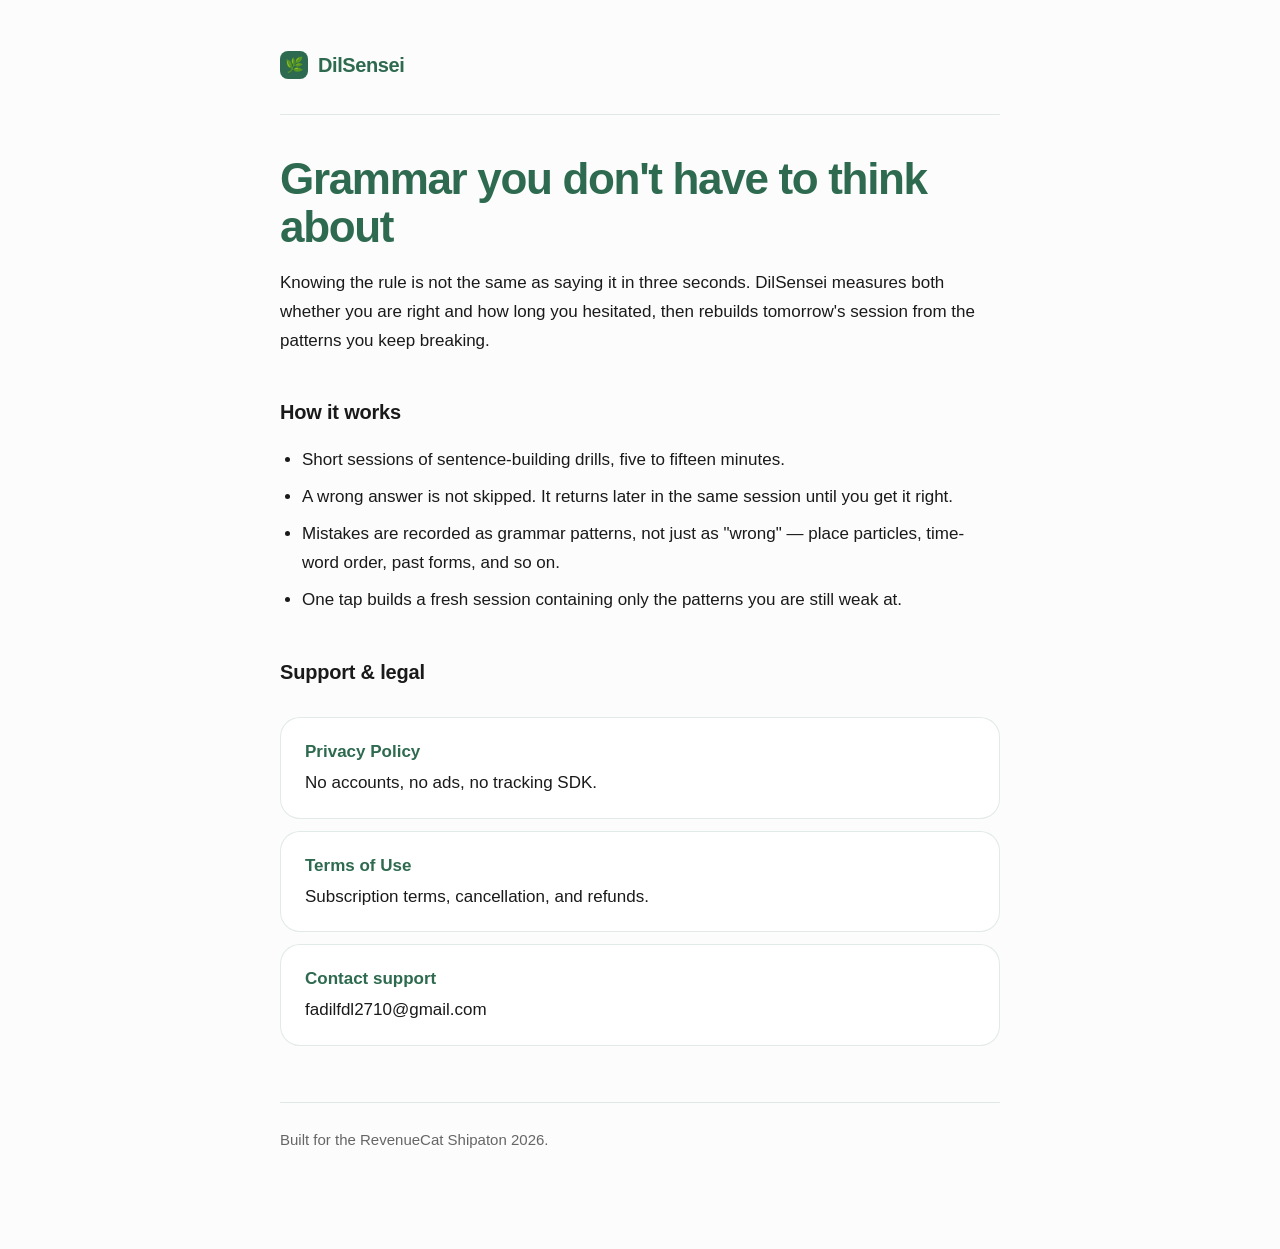
<file: docs/index.html>
<!DOCTYPE html>
<html lang="en">
  <head>
    <meta charset="utf-8" />
    <meta name="viewport" content="width=device-width, initial-scale=1" />
    <title>DilSensei — Japanese grammar reflex drills</title>
    <meta
      name="description"
      content="DilSensei turns the grammar patterns you keep getting wrong into tomorrow's practice session."
    />
    <link rel="stylesheet" href="style.css" />
  </head>
  <body>
    <div class="wrap">
      <header>
        <a class="brand" href="index.html">
          <span class="leaf" aria-hidden="true">&#127807;</span> DilSensei
        </a>
      </header>

      <main>
        <h1>Grammar you don't have to think about</h1>
        <p>
          Knowing the rule is not the same as saying it in three seconds.
          DilSensei measures both whether you are right and how long you
          hesitated, then rebuilds tomorrow's session from the patterns you keep
          breaking.
        </p>

        <h2>How it works</h2>
        <ul>
          <li>
            Short sessions of sentence-building drills, five to fifteen minutes.
          </li>
          <li>
            A wrong answer is not skipped. It returns later in the same session
            until you get it right.
          </li>
          <li>
            Mistakes are recorded as grammar patterns, not just as "wrong" —
            place particles, time-word order, past forms, and so on.
          </li>
          <li>
            One tap builds a fresh session containing only the patterns you are
            still weak at.
          </li>
        </ul>

        <h2>Support &amp; legal</h2>
        <div class="card-grid">
          <a class="card" href="privacy.html">
            <strong>Privacy Policy</strong>
            No accounts, no ads, no tracking SDK.
          </a>
          <a class="card" href="terms.html">
            <strong>Terms of Use</strong>
            Subscription terms, cancellation, and refunds.
          </a>
          <a class="card" href="mailto:fadilfdl2710@gmail.com">
            <strong>Contact support</strong>
            fadilfdl2710@gmail.com
          </a>
        </div>
      </main>

      <footer>
        <span>Built for the RevenueCat Shipaton 2026.</span>
      </footer>
    </div>
  </body>
</html>
</file>
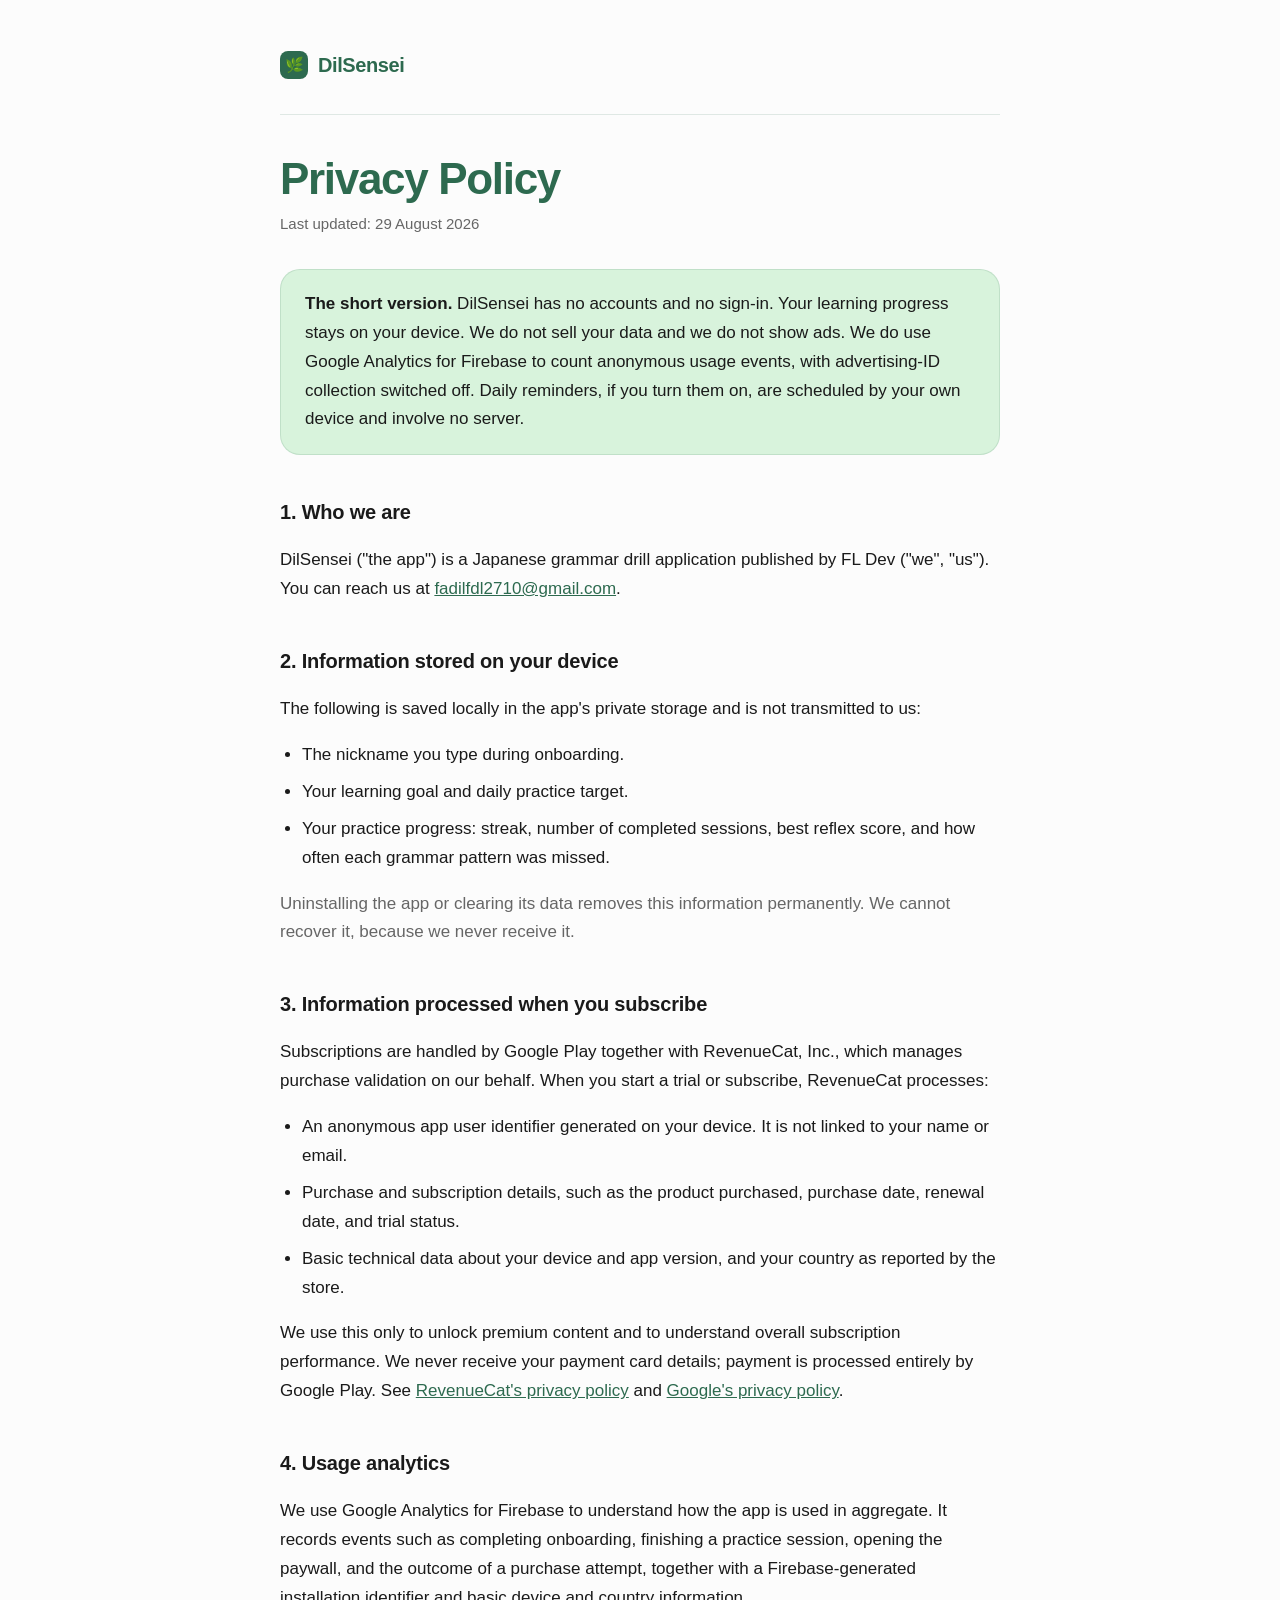
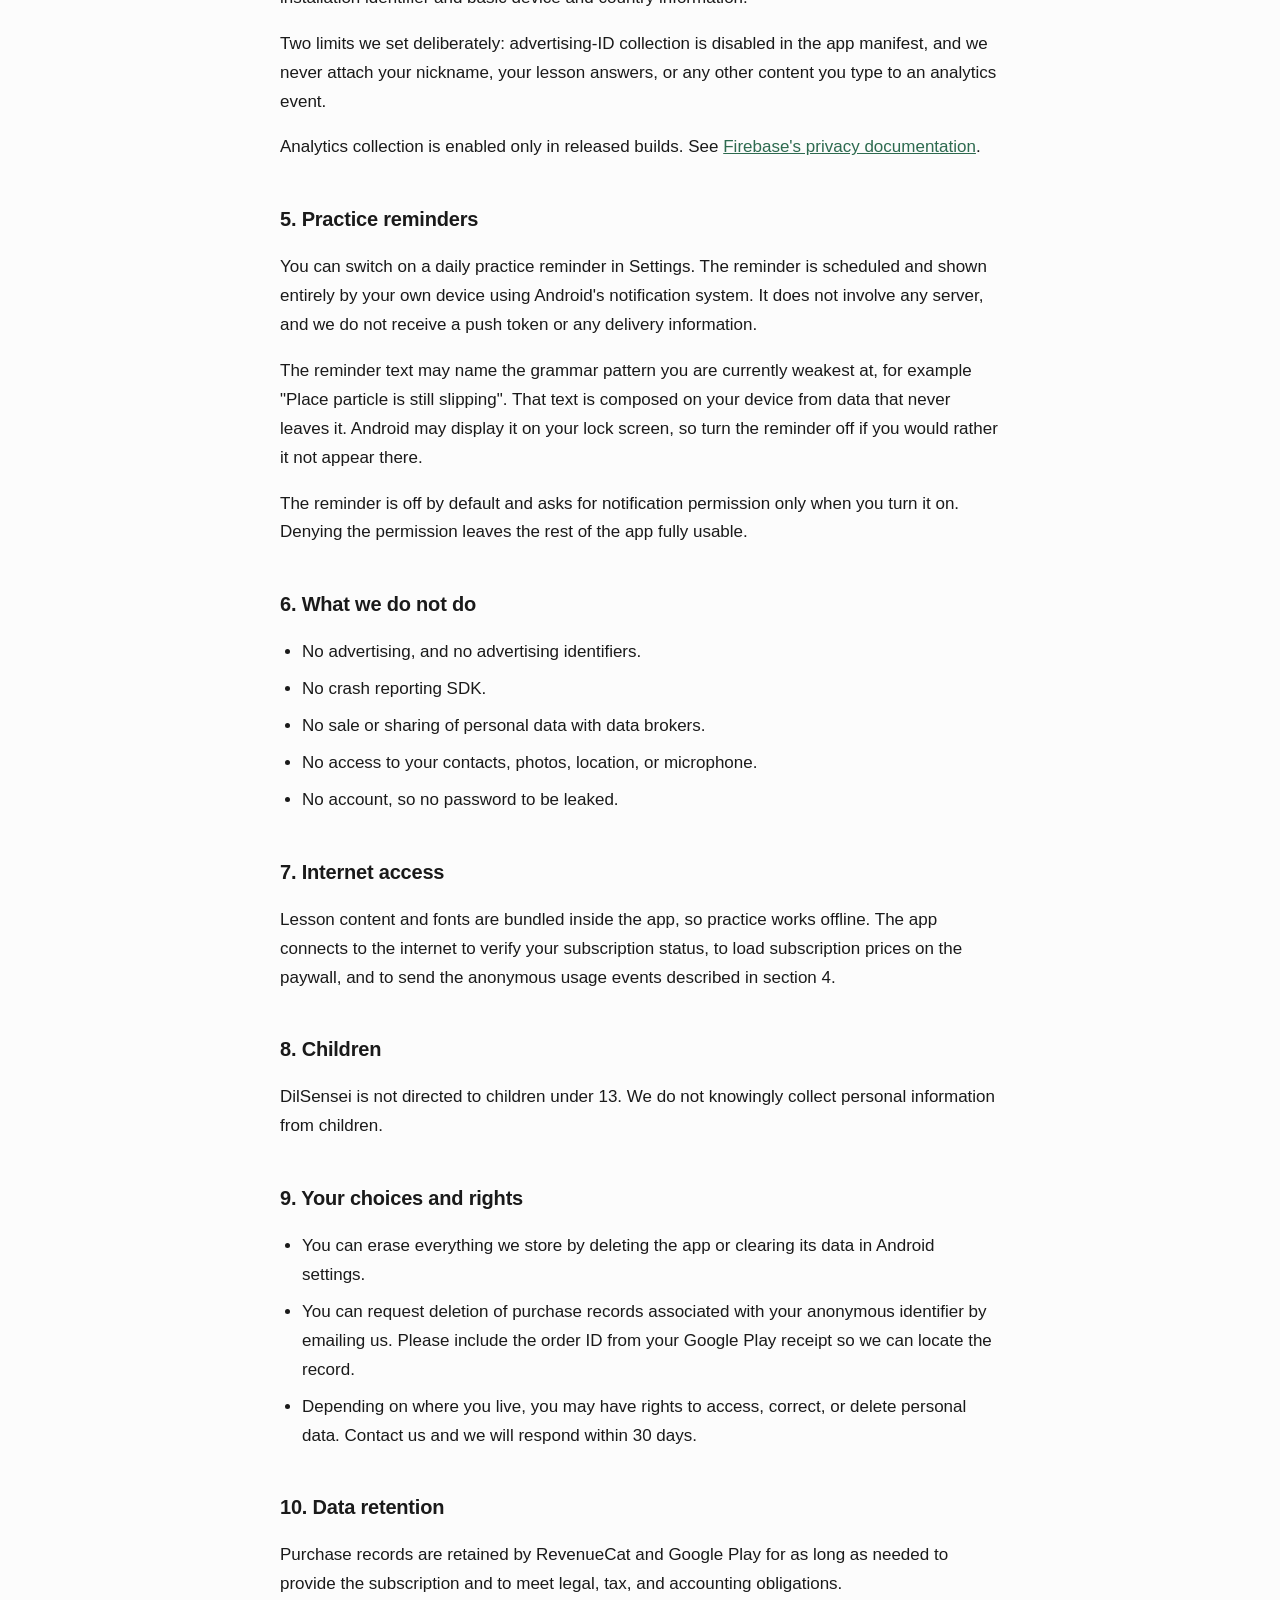
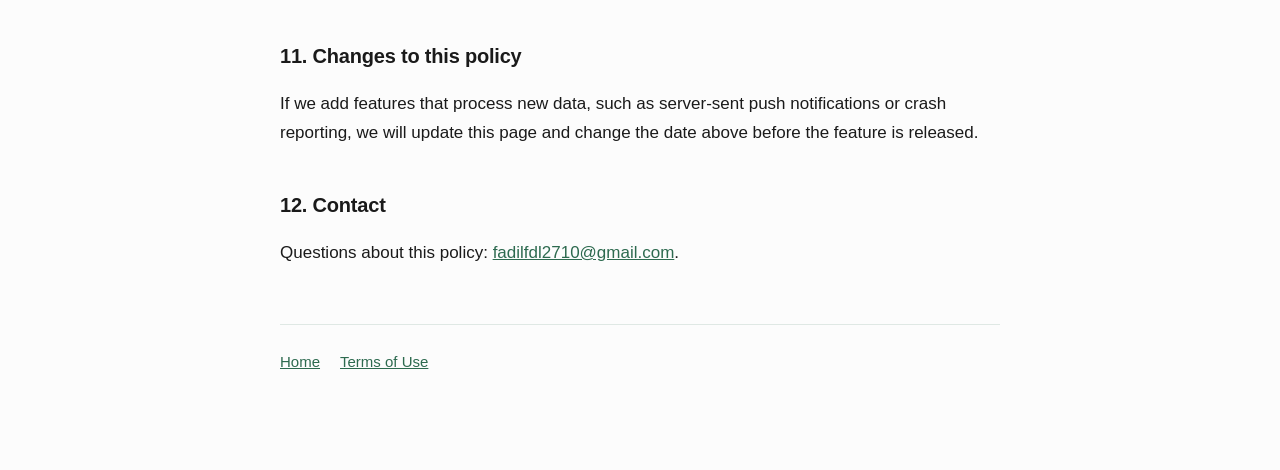
<file: docs/privacy.html>
<!DOCTYPE html>
<html lang="en">
  <head>
    <meta charset="utf-8" />
    <meta name="viewport" content="width=device-width, initial-scale=1" />
    <title>Privacy Policy — DilSensei</title>
    <meta
      name="description"
      content="Privacy Policy for DilSensei, a Japanese grammar reflex drill app."
    />
    <link rel="stylesheet" href="style.css" />
  </head>
  <body>
    <div class="wrap">
      <header>
        <a class="brand" href="index.html">
          <span class="leaf" aria-hidden="true">&#127807;</span> DilSensei
        </a>
      </header>

      <main>
        <h1>Privacy Policy</h1>
        <p class="updated">Last updated: 29 August 2026</p>

        <div class="callout">
          <p>
            <strong>The short version.</strong> DilSensei has no accounts and no
            sign-in. Your learning progress stays on your device. We do not sell
            your data and we do not show ads. We do use Google Analytics for
            Firebase to count anonymous usage events, with advertising-ID
            collection switched off. Daily reminders, if you turn them on, are
            scheduled by your own device and involve no server.
          </p>
        </div>

        <h2>1. Who we are</h2>
        <p>
          DilSensei ("the app") is a Japanese grammar drill application published
          by FL Dev ("we", "us"). You can reach us at
          <a href="mailto:fadilfdl2710@gmail.com"
            >fadilfdl2710@gmail.com</a
          >.
        </p>

        <h2>2. Information stored on your device</h2>
        <p>
          The following is saved locally in the app's private storage and is not
          transmitted to us:
        </p>
        <ul>
          <li>The nickname you type during onboarding.</li>
          <li>Your learning goal and daily practice target.</li>
          <li>
            Your practice progress: streak, number of completed sessions, best
            reflex score, and how often each grammar pattern was missed.
          </li>
        </ul>
        <p class="muted">
          Uninstalling the app or clearing its data removes this information
          permanently. We cannot recover it, because we never receive it.
        </p>

        <h2>3. Information processed when you subscribe</h2>
        <p>
          Subscriptions are handled by Google Play together with RevenueCat, Inc.,
          which manages purchase validation on our behalf. When you start a trial
          or subscribe, RevenueCat processes:
        </p>
        <ul>
          <li>
            An anonymous app user identifier generated on your device. It is not
            linked to your name or email.
          </li>
          <li>
            Purchase and subscription details, such as the product purchased,
            purchase date, renewal date, and trial status.
          </li>
          <li>
            Basic technical data about your device and app version, and your
            country as reported by the store.
          </li>
        </ul>
        <p>
          We use this only to unlock premium content and to understand overall
          subscription performance. We never receive your payment card details;
          payment is processed entirely by Google Play. See
          <a href="https://www.revenuecat.com/privacy/" rel="noopener"
            >RevenueCat's privacy policy</a
          >
          and
          <a href="https://policies.google.com/privacy" rel="noopener"
            >Google's privacy policy</a
          >.
        </p>

        <h2>4. Usage analytics</h2>
        <p>
          We use Google Analytics for Firebase to understand how the app is used
          in aggregate. It records events such as completing onboarding,
          finishing a practice session, opening the paywall, and the outcome of a
          purchase attempt, together with a Firebase-generated installation
          identifier and basic device and country information.
        </p>
        <p>
          Two limits we set deliberately: advertising-ID collection is disabled in
          the app manifest, and we never attach your nickname, your lesson
          answers, or any other content you type to an analytics event.
        </p>
        <p>
          Analytics collection is enabled only in released builds. See
          <a href="https://firebase.google.com/support/privacy" rel="noopener"
            >Firebase's privacy documentation</a
          >.
        </p>

        <h2>5. Practice reminders</h2>
        <p>
          You can switch on a daily practice reminder in Settings. The reminder is
          scheduled and shown entirely by your own device using Android's
          notification system. It does not involve any server, and we do not
          receive a push token or any delivery information.
        </p>
        <p>
          The reminder text may name the grammar pattern you are currently
          weakest at, for example "Place particle is still slipping". That text is
          composed on your device from data that never leaves it. Android may
          display it on your lock screen, so turn the reminder off if you would
          rather it not appear there.
        </p>
        <p>
          The reminder is off by default and asks for notification permission only
          when you turn it on. Denying the permission leaves the rest of the app
          fully usable.
        </p>

        <h2>6. What we do not do</h2>
        <ul>
          <li>No advertising, and no advertising identifiers.</li>
          <li>No crash reporting SDK.</li>
          <li>No sale or sharing of personal data with data brokers.</li>
          <li>No access to your contacts, photos, location, or microphone.</li>
          <li>No account, so no password to be leaked.</li>
        </ul>

        <h2>7. Internet access</h2>
        <p>
          Lesson content and fonts are bundled inside the app, so practice works
          offline. The app connects to the internet to verify your subscription
          status, to load subscription prices on the paywall, and to send the
          anonymous usage events described in section 4.
        </p>

        <h2>8. Children</h2>
        <p>
          DilSensei is not directed to children under 13. We do not knowingly
          collect personal information from children.
        </p>

        <h2>9. Your choices and rights</h2>
        <ul>
          <li>
            You can erase everything we store by deleting the app or clearing its
            data in Android settings.
          </li>
          <li>
            You can request deletion of purchase records associated with your
            anonymous identifier by emailing us. Please include the order ID from
            your Google Play receipt so we can locate the record.
          </li>
          <li>
            Depending on where you live, you may have rights to access, correct,
            or delete personal data. Contact us and we will respond within 30
            days.
          </li>
        </ul>

        <h2>10. Data retention</h2>
        <p>
          Purchase records are retained by RevenueCat and Google Play for as long
          as needed to provide the subscription and to meet legal, tax, and
          accounting obligations.
        </p>

        <h2>11. Changes to this policy</h2>
        <p>
          If we add features that process new data, such as server-sent push
          notifications or crash reporting, we will update this page and change
          the date above before the feature is released.
        </p>

        <h2>12. Contact</h2>
        <p>
          Questions about this policy:
          <a href="mailto:fadilfdl2710@gmail.com"
            >fadilfdl2710@gmail.com</a
          >.
        </p>
      </main>

      <footer>
        <a href="index.html">Home</a>
        <a href="terms.html">Terms of Use</a>
      </footer>
    </div>
  </body>
</html>
</file>
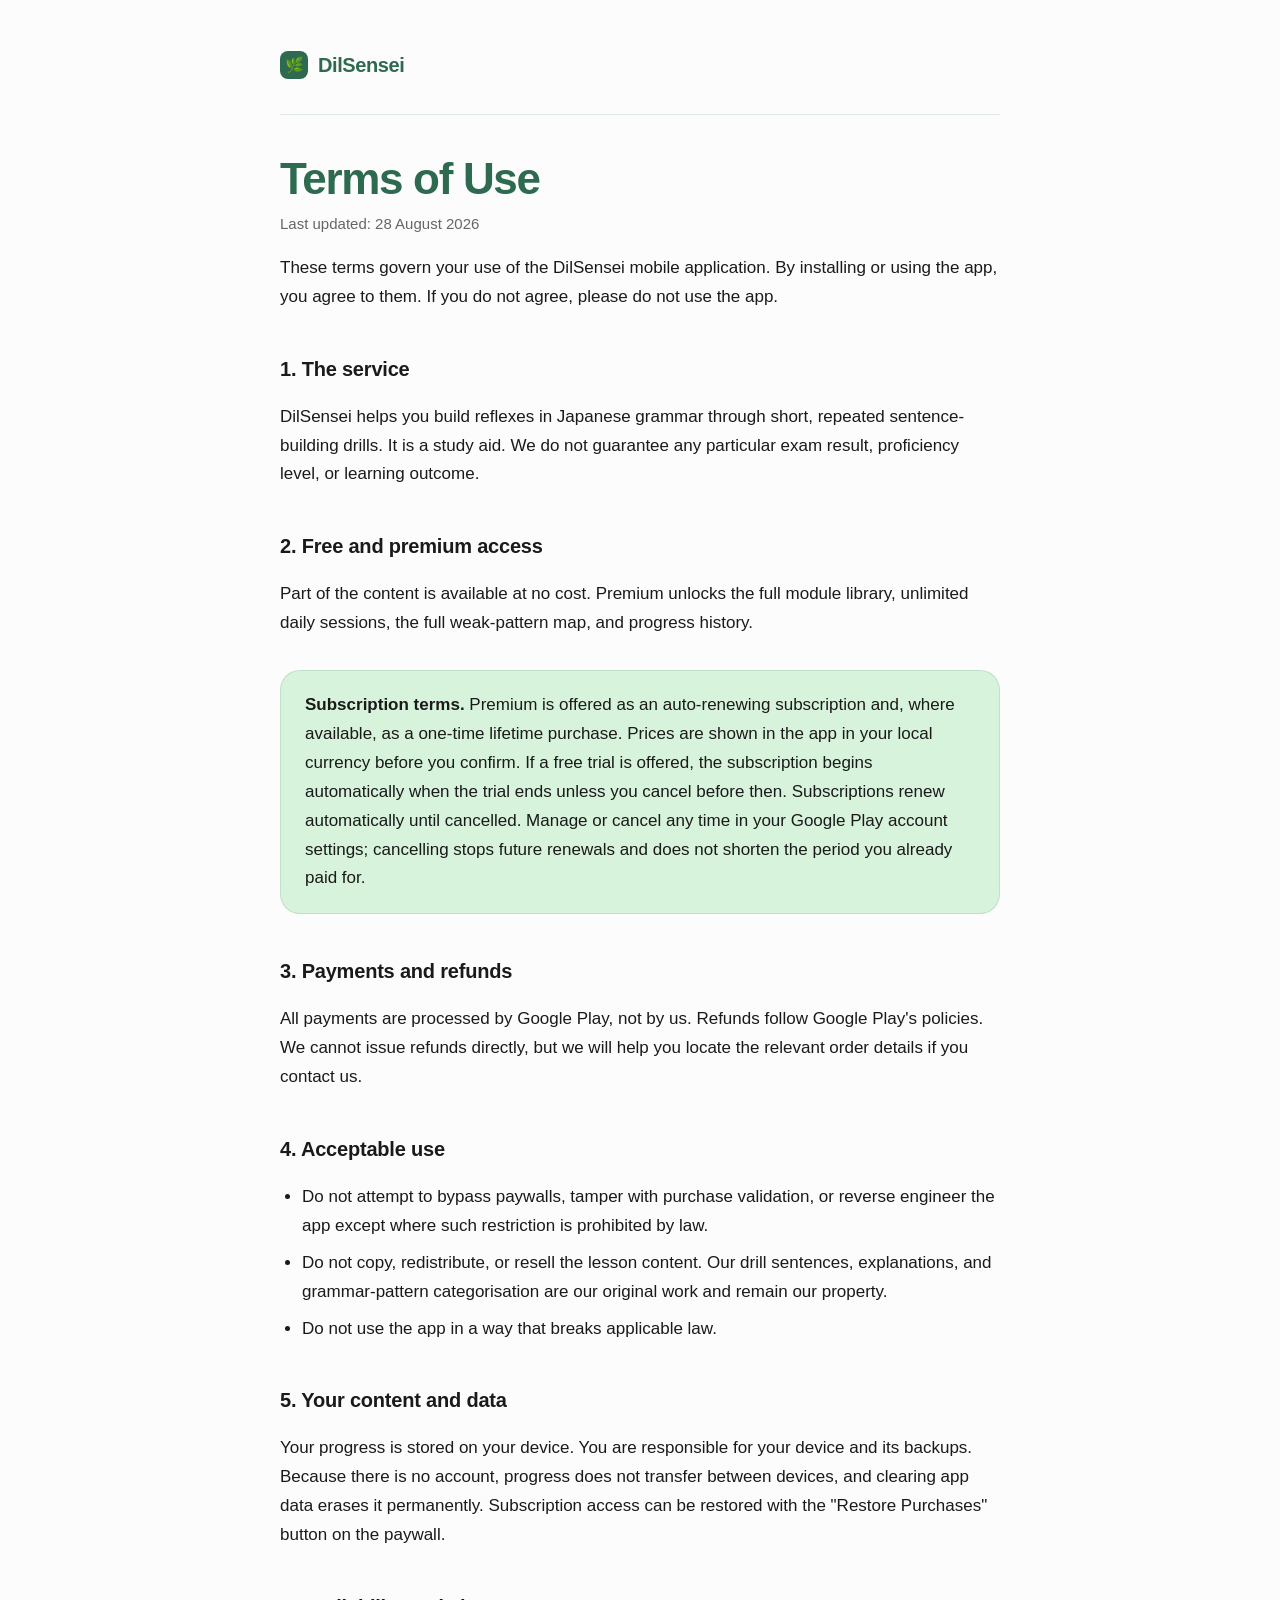
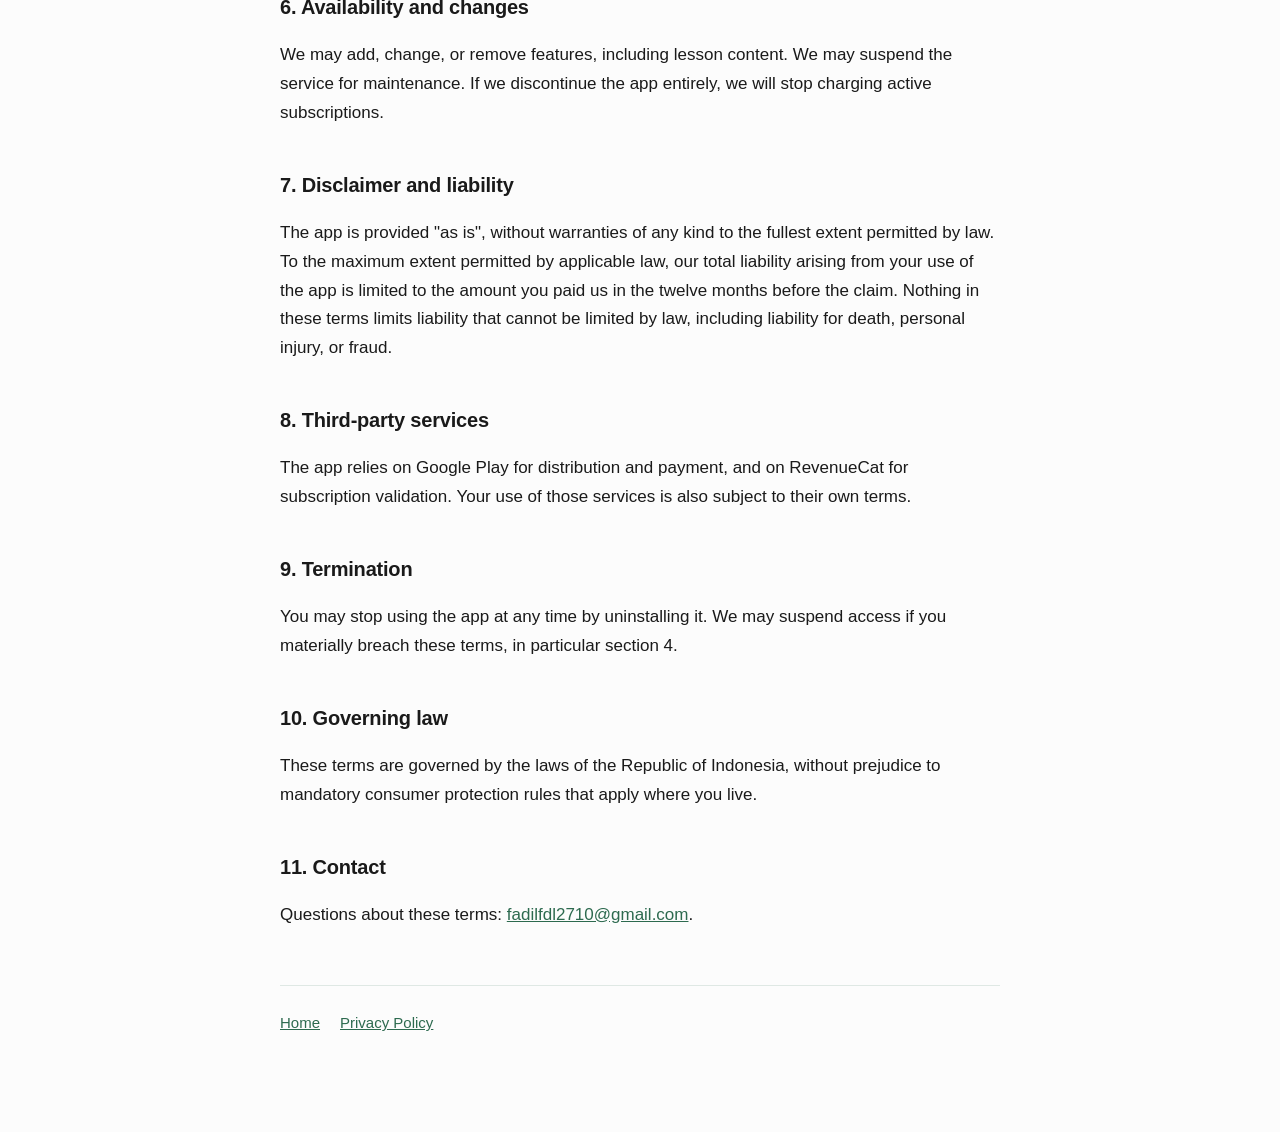
<file: docs/terms.html>
<!DOCTYPE html>
<html lang="en">
  <head>
    <meta charset="utf-8" />
    <meta name="viewport" content="width=device-width, initial-scale=1" />
    <title>Terms of Use — DilSensei</title>
    <meta
      name="description"
      content="Terms of Use and subscription terms for DilSensei."
    />
    <link rel="stylesheet" href="style.css" />
  </head>
  <body>
    <div class="wrap">
      <header>
        <a class="brand" href="index.html">
          <span class="leaf" aria-hidden="true">&#127807;</span> DilSensei
        </a>
      </header>

      <main>
        <h1>Terms of Use</h1>
        <p class="updated">Last updated: 28 August 2026</p>

        <p>
          These terms govern your use of the DilSensei mobile application. By
          installing or using the app, you agree to them. If you do not agree,
          please do not use the app.
        </p>

        <h2>1. The service</h2>
        <p>
          DilSensei helps you build reflexes in Japanese grammar through short,
          repeated sentence-building drills. It is a study aid. We do not
          guarantee any particular exam result, proficiency level, or learning
          outcome.
        </p>

        <h2>2. Free and premium access</h2>
        <p>
          Part of the content is available at no cost. Premium unlocks the full
          module library, unlimited daily sessions, the full weak-pattern map,
          and progress history.
        </p>

        <div class="callout">
          <p>
            <strong>Subscription terms.</strong> Premium is offered as an
            auto-renewing subscription and, where available, as a one-time
            lifetime purchase. Prices are shown in the app in your local currency
            before you confirm. If a free trial is offered, the subscription
            begins automatically when the trial ends unless you cancel before
            then. Subscriptions renew automatically until cancelled. Manage or
            cancel any time in your Google Play account settings; cancelling
            stops future renewals and does not shorten the period you already
            paid for.
          </p>
        </div>

        <h2>3. Payments and refunds</h2>
        <p>
          All payments are processed by Google Play, not by us. Refunds follow
          Google Play's policies. We cannot issue refunds directly, but we will
          help you locate the relevant order details if you contact us.
        </p>

        <h2>4. Acceptable use</h2>
        <ul>
          <li>
            Do not attempt to bypass paywalls, tamper with purchase validation,
            or reverse engineer the app except where such restriction is
            prohibited by law.
          </li>
          <li>
            Do not copy, redistribute, or resell the lesson content. Our drill
            sentences, explanations, and grammar-pattern categorisation are our
            original work and remain our property.
          </li>
          <li>Do not use the app in a way that breaks applicable law.</li>
        </ul>

        <h2>5. Your content and data</h2>
        <p>
          Your progress is stored on your device. You are responsible for your
          device and its backups. Because there is no account, progress does not
          transfer between devices, and clearing app data erases it permanently.
          Subscription access can be restored with the "Restore Purchases" button
          on the paywall.
        </p>

        <h2>6. Availability and changes</h2>
        <p>
          We may add, change, or remove features, including lesson content. We may
          suspend the service for maintenance. If we discontinue the app entirely,
          we will stop charging active subscriptions.
        </p>

        <h2>7. Disclaimer and liability</h2>
        <p>
          The app is provided "as is", without warranties of any kind to the
          fullest extent permitted by law. To the maximum extent permitted by
          applicable law, our total liability arising from your use of the app is
          limited to the amount you paid us in the twelve months before the
          claim. Nothing in these terms limits liability that cannot be limited
          by law, including liability for death, personal injury, or fraud.
        </p>

        <h2>8. Third-party services</h2>
        <p>
          The app relies on Google Play for distribution and payment, and on
          RevenueCat for subscription validation. Your use of those services is
          also subject to their own terms.
        </p>

        <h2>9. Termination</h2>
        <p>
          You may stop using the app at any time by uninstalling it. We may
          suspend access if you materially breach these terms, in particular
          section 4.
        </p>

        <h2>10. Governing law</h2>
        <p>
          These terms are governed by the laws of the Republic of Indonesia,
          without prejudice to mandatory consumer protection rules that apply
          where you live.
        </p>

        <h2>11. Contact</h2>
        <p>
          Questions about these terms:
          <a href="mailto:fadilfdl2710@gmail.com"
            >fadilfdl2710@gmail.com</a
          >.
        </p>
      </main>

      <footer>
        <a href="index.html">Home</a>
        <a href="privacy.html">Privacy Policy</a>
      </footer>
    </div>
  </body>
</html>
</file>
<file: docs/style.css>
:root {
  --background: #fcfcfc;
  --primary: #2d6a4f;
  --secondary: #d8f3dc;
  --text: #1a1a1a;
  --muted: #666666;
  --border: rgba(45, 106, 79, 0.14);
}

* {
  box-sizing: border-box;
}

body {
  margin: 0;
  padding: 0 24px 96px;
  background: var(--background);
  color: var(--text);
  font-family:
    "Plus Jakarta Sans", -apple-system, BlinkMacSystemFont, "Segoe UI", Roboto,
    Helvetica, Arial, sans-serif;
  font-size: 17px;
  line-height: 1.7;
  -webkit-font-smoothing: antialiased;
}

.wrap {
  max-width: 720px;
  margin: 0 auto;
}

header {
  padding: 48px 0 32px;
  border-bottom: 1px solid var(--border);
  margin-bottom: 40px;
}

.brand {
  display: inline-flex;
  align-items: center;
  gap: 10px;
  text-decoration: none;
  color: var(--primary);
  font-weight: 700;
  letter-spacing: -0.02em;
  font-size: 20px;
}

.leaf {
  width: 28px;
  height: 28px;
  border-radius: 8px;
  background: var(--primary);
  display: inline-flex;
  align-items: center;
  justify-content: center;
  color: var(--secondary);
  font-size: 15px;
}

h1 {
  font-size: clamp(32px, 6vw, 44px);
  line-height: 1.1;
  letter-spacing: -0.03em;
  margin: 24px 0 8px;
  color: var(--primary);
}

h2 {
  font-size: 20px;
  letter-spacing: -0.01em;
  margin: 40px 0 8px;
}

.updated {
  color: var(--muted);
  font-size: 15px;
  margin: 0 0 8px;
}

p,
li {
  color: var(--text);
}

.muted {
  color: var(--muted);
}

ul {
  padding-left: 22px;
}

li {
  margin-bottom: 8px;
}

a {
  color: var(--primary);
}

.callout {
  background: var(--secondary);
  border: 1px solid var(--border);
  border-radius: 20px;
  padding: 20px 24px;
  margin: 32px 0;
}

.callout p {
  margin: 0;
}

footer {
  margin-top: 56px;
  padding-top: 24px;
  border-top: 1px solid var(--border);
  color: var(--muted);
  font-size: 15px;
  display: flex;
  gap: 20px;
  flex-wrap: wrap;
}

.card-grid {
  display: grid;
  gap: 12px;
  margin-top: 28px;
}

.card {
  display: block;
  padding: 20px 24px;
  border: 1px solid var(--border);
  border-radius: 20px;
  text-decoration: none;
  color: var(--text);
  background: #ffffff;
  transition: border-color 160ms ease;
}

.card:hover {
  border-color: var(--primary);
}

.card strong {
  display: block;
  color: var(--primary);
  margin-bottom: 2px;
}
</file>
